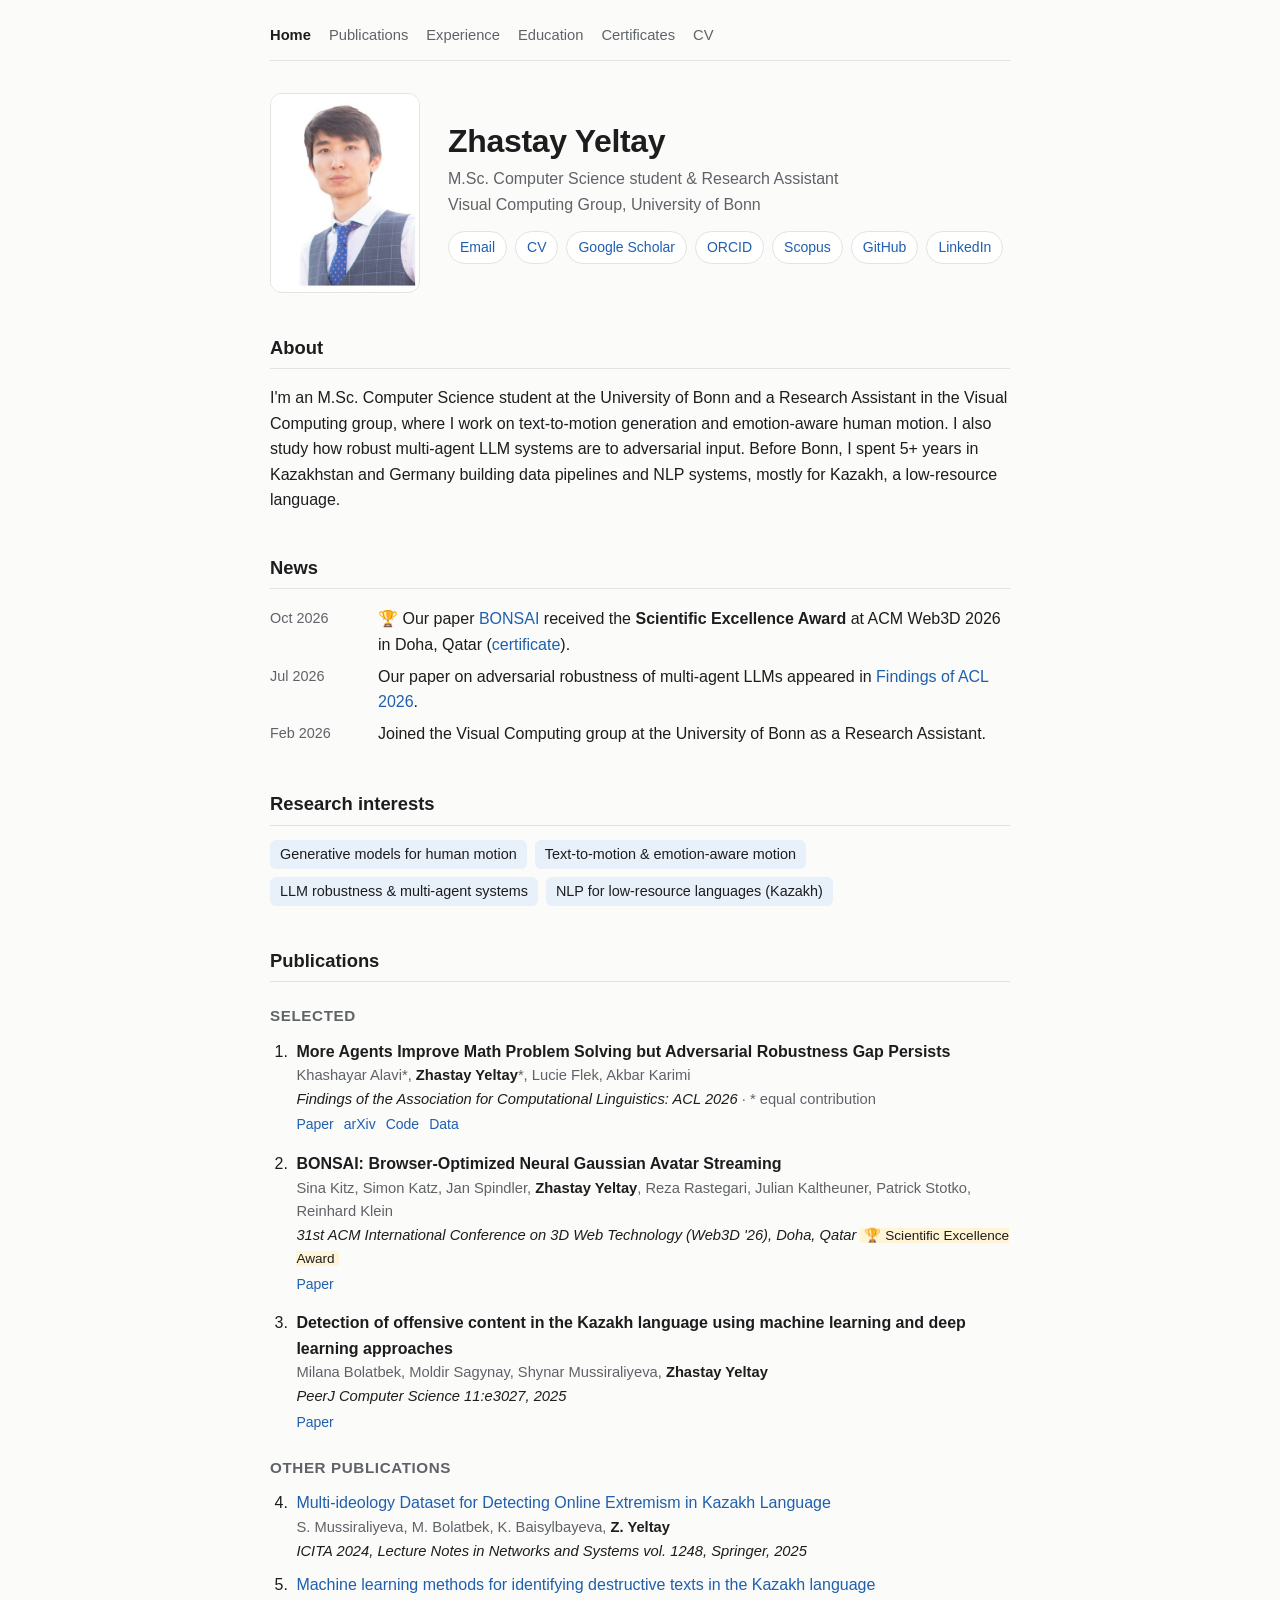
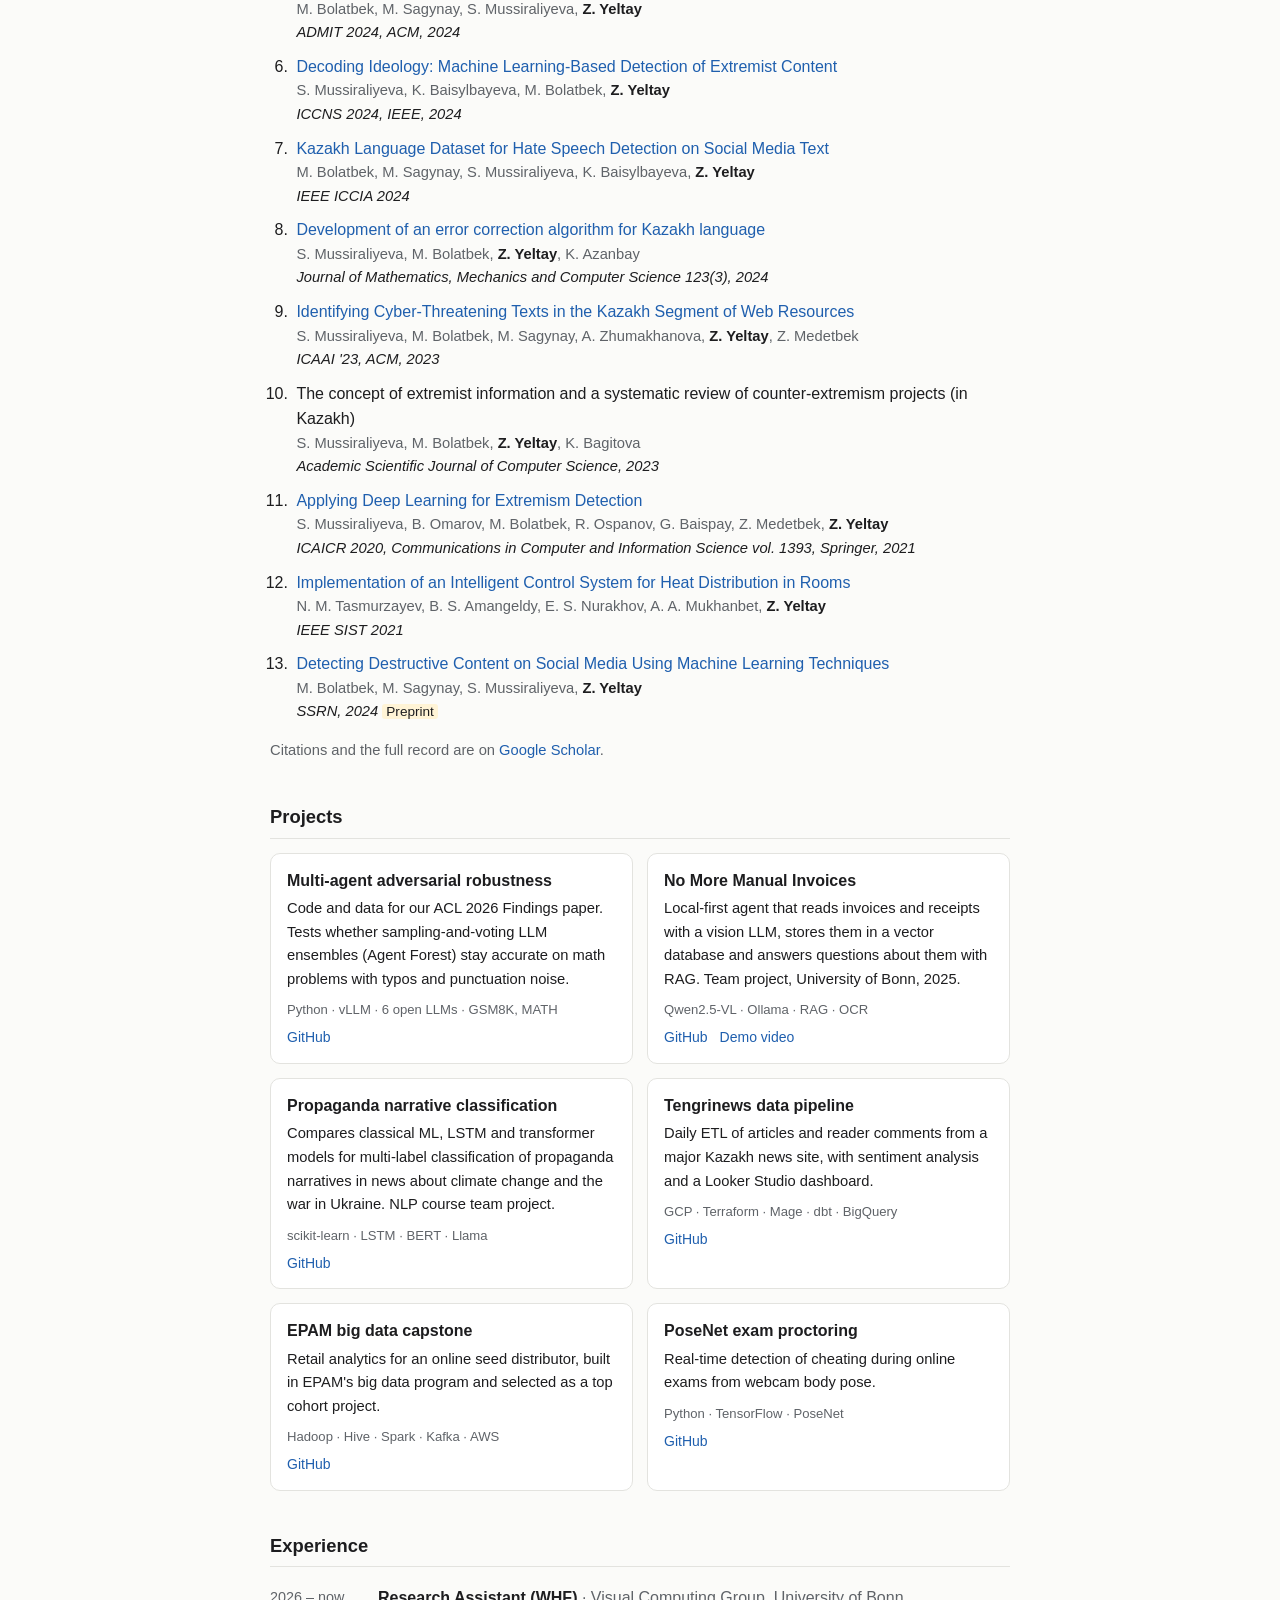
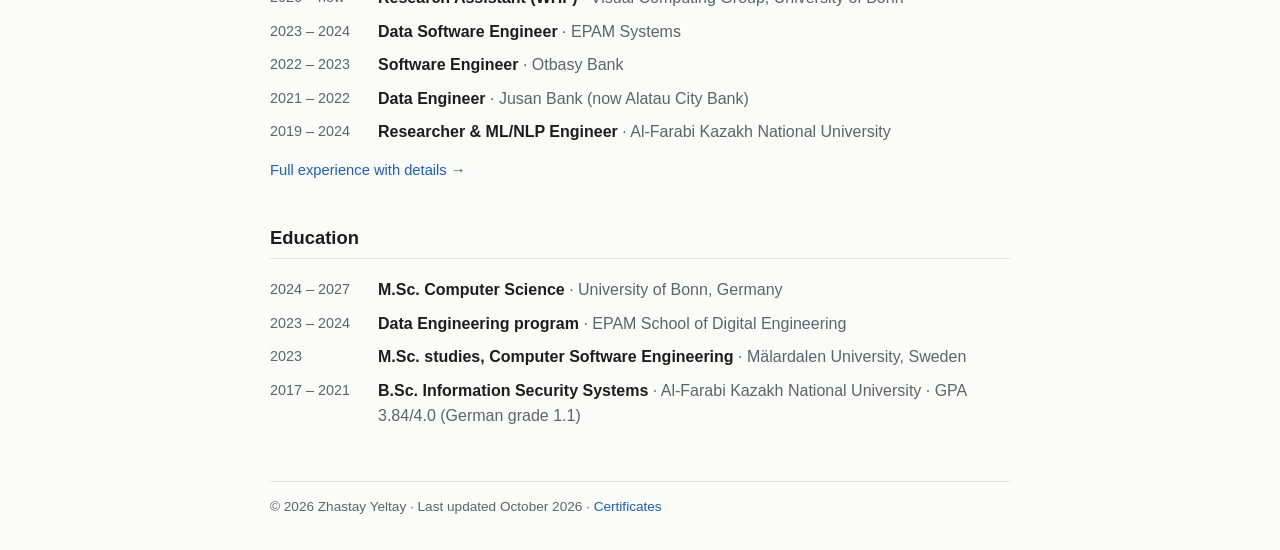
<file: index.html>
<!doctype html>
<html lang="en">
<head>
  <meta charset="utf-8">
  <meta name="viewport" content="width=device-width, initial-scale=1">
  <title>Zhastay Yeltay</title>
  <meta name="description" content="Zhastay Yeltay: M.Sc. Computer Science student and Research Assistant at the University of Bonn, working on generative models for human motion, LLM robustness and NLP for Kazakh.">
  <meta name="author" content="Zhastay Yeltay">
  <meta property="og:title" content="Zhastay Yeltay">
  <meta property="og:description" content="M.Sc. Computer Science student and Research Assistant, Visual Computing Group, University of Bonn.">
  <meta property="og:image" content="https://yelzha.github.io/photo.jpg">
  <meta property="og:url" content="https://yelzha.github.io/">
  <link rel="canonical" href="https://yelzha.github.io/">
  <link rel="icon" href="data:image/svg+xml,%3Csvg xmlns='http://www.w3.org/2000/svg' viewBox='0 0 64 64'%3E%3Crect width='64' height='64' rx='14' fill='%231f5fae'/%3E%3Ctext x='32' y='42' font-family='Arial,sans-serif' font-size='28' font-weight='700' fill='white' text-anchor='middle'%3EZY%3C/text%3E%3C/svg%3E">
  <link rel="stylesheet" href="style.css">
</head>
<body>
<main>

  <nav class="topnav" aria-label="Site">
    <a href="./" aria-current="page">Home</a>
    <a href="#publications">Publications</a>
    <a href="experience.html">Experience</a>
    <a href="#education">Education</a>
    <a href="certificates.html">Certificates</a>
    <a href="cv.pdf">CV</a>
  </nav>

  <header class="intro">
    <img class="photo" src="photo.jpg" alt="Photo of Zhastay Yeltay" width="150" height="200">
    <div>
      <h1>Zhastay Yeltay</h1>
      <p class="role">M.Sc. Computer Science student &amp; Research Assistant<br>Visual Computing Group, University of Bonn</p>
      <nav class="links" aria-label="Profiles">
        <a href="mailto:jastayeltay@gmail.com">Email</a>
        <a href="cv.pdf">CV</a>
        <a href="https://scholar.google.com/citations?user=vSfblEYAAAAJ&amp;hl=en">Google Scholar</a>
        <a href="https://orcid.org/0000-0002-9275-7582">ORCID</a>
        <a href="https://www.scopus.com/authid/detail.uri?authorId=57237959800">Scopus</a>
        <a href="https://github.com/yelzha">GitHub</a>
        <a href="https://www.linkedin.com/in/yelzha">LinkedIn</a>
      </nav>
    </div>
  </header>

  <section id="about">
    <h2>About</h2>
    <p>I'm an M.Sc. Computer Science student at the University of Bonn and a Research Assistant in the Visual Computing group, where I work on text-to-motion generation and emotion-aware human motion. I also study how robust multi-agent LLM systems are to adversarial input. Before Bonn, I spent 5+ years in Kazakhstan and Germany building data pipelines and NLP systems, mostly for Kazakh, a low-resource language.</p>
  </section>

  <section id="news">
    <h2>News</h2>
    <ul class="news">
      <li><time datetime="2026-10">Oct 2026</time><span>🏆 Our paper <a href="https://doi.org/10.1145/3822516.3834888">BONSAI</a> received the <b>Scientific Excellence Award</b> at ACM Web3D 2026 in Doha, Qatar (<a href="award.jpg">certificate</a>).</span></li>
      <li><time datetime="2026-07">Jul 2026</time><span>Our paper on adversarial robustness of multi-agent LLMs appeared in <a href="https://aclanthology.org/2026.findings-acl.2158/">Findings of ACL 2026</a>.</span></li>
      <li><time datetime="2026-02">Feb 2026</time><span>Joined the Visual Computing group at the University of Bonn as a Research Assistant.</span></li>
    </ul>
  </section>

  <section id="interests">
    <h2>Research interests</h2>
    <ul class="tags">
      <li>Generative models for human motion</li>
      <li>Text-to-motion &amp; emotion-aware motion</li>
      <li>LLM robustness &amp; multi-agent systems</li>
      <li>NLP for low-resource languages (Kazakh)</li>
    </ul>
  </section>

  <section id="publications">
    <h2>Publications</h2>

    <h3>Selected</h3>
    <ol class="pubs">
      <li>
        <span class="title">More Agents Improve Math Problem Solving but Adversarial Robustness Gap Persists</span>
        <span class="authors">Khashayar Alavi*, <b>Zhastay Yeltay</b>*, Lucie Flek, Akbar Karimi</span>
        <span class="venue">Findings of the Association for Computational Linguistics: ACL 2026 <span class="note">· * equal contribution</span></span>
        <span class="plinks">
          <a href="https://aclanthology.org/2026.findings-acl.2158/">Paper</a>
          <a href="https://arxiv.org/abs/2511.07112">arXiv</a>
          <a href="https://github.com/yelzha/multi-agent-adversarial-robustness">Code</a>
          <a href="https://doi.org/10.5281/zenodo.19851341">Data</a>
        </span>
      </li>
      <li>
        <span class="title">BONSAI: Browser-Optimized Neural Gaussian Avatar Streaming</span>
        <span class="authors">Sina Kitz, Simon Katz, Jan Spindler, <b>Zhastay Yeltay</b>, Reza Rastegari, Julian Kaltheuner, Patrick Stotko, Reinhard Klein</span>
        <span class="venue">31st ACM International Conference on 3D Web Technology (Web3D '26), Doha, Qatar <span class="highlight">🏆 Scientific Excellence Award</span></span>
        <span class="plinks"><a href="https://doi.org/10.1145/3822516.3834888">Paper</a></span>
      </li>
      <li>
        <span class="title">Detection of offensive content in the Kazakh language using machine learning and deep learning approaches</span>
        <span class="authors">Milana Bolatbek, Moldir Sagynay, Shynar Mussiraliyeva, <b>Zhastay Yeltay</b></span>
        <span class="venue">PeerJ Computer Science 11:e3027, 2025</span>
        <span class="plinks"><a href="https://doi.org/10.7717/peerj-cs.3027">Paper</a></span>
      </li>
    </ol>

    <h3>Other publications</h3>
    <ol class="pubs compact" start="4">
      <li>
        <a class="title" href="https://doi.org/10.1007/978-981-96-1758-6_41">Multi-ideology Dataset for Detecting Online Extremism in Kazakh Language</a>
        <span class="authors">S. Mussiraliyeva, M. Bolatbek, K. Baisylbayeva, <b>Z. Yeltay</b></span>
        <span class="venue">ICITA 2024, Lecture Notes in Networks and Systems vol. 1248, Springer, 2025</span>
      </li>
      <li>
        <a class="title" href="https://doi.org/10.1145/3701100.3701121">Machine learning methods for identifying destructive texts in the Kazakh language</a>
        <span class="authors">M. Bolatbek, M. Sagynay, S. Mussiraliyeva, <b>Z. Yeltay</b></span>
        <span class="venue">ADMIT 2024, ACM, 2024</span>
      </li>
      <li>
        <a class="title" href="https://doi.org/10.1109/iccns62192.2024.10776480">Decoding Ideology: Machine Learning-Based Detection of Extremist Content</a>
        <span class="authors">S. Mussiraliyeva, K. Baisylbayeva, M. Bolatbek, <b>Z. Yeltay</b></span>
        <span class="venue">ICCNS 2024, IEEE, 2024</span>
      </li>
      <li>
        <a class="title" href="https://doi.org/10.1109/ICCIA62557.2024.10719327">Kazakh Language Dataset for Hate Speech Detection on Social Media Text</a>
        <span class="authors">M. Bolatbek, M. Sagynay, S. Mussiraliyeva, K. Baisylbayeva, <b>Z. Yeltay</b></span>
        <span class="venue">IEEE ICCIA 2024</span>
      </li>
      <li>
        <a class="title" href="https://doi.org/10.26577/JMMCS2024-v123-i3-8">Development of an error correction algorithm for Kazakh language</a>
        <span class="authors">S. Mussiraliyeva, M. Bolatbek, <b>Z. Yeltay</b>, K. Azanbay</span>
        <span class="venue">Journal of Mathematics, Mechanics and Computer Science 123(3), 2024</span>
      </li>
      <li>
        <a class="title" href="https://doi.org/10.1145/3633598.3633610">Identifying Cyber-Threatening Texts in the Kazakh Segment of Web Resources</a>
        <span class="authors">S. Mussiraliyeva, M. Bolatbek, M. Sagynay, A. Zhumakhanova, <b>Z. Yeltay</b>, Z. Medetbek</span>
        <span class="venue">ICAAI '23, ACM, 2023</span>
      </li>
      <li>
        <span class="title">The concept of extremist information and a systematic review of counter-extremism projects (in Kazakh)</span>
        <span class="authors">S. Mussiraliyeva, M. Bolatbek, <b>Z. Yeltay</b>, K. Bagitova</span>
        <span class="venue">Academic Scientific Journal of Computer Science, 2023</span>
      </li>
      <li>
        <a class="title" href="https://doi.org/10.1007/978-981-16-3660-8_56">Applying Deep Learning for Extremism Detection</a>
        <span class="authors">S. Mussiraliyeva, B. Omarov, M. Bolatbek, R. Ospanov, G. Baispay, Z. Medetbek, <b>Z. Yeltay</b></span>
        <span class="venue">ICAICR 2020, Communications in Computer and Information Science vol. 1393, Springer, 2021</span>
      </li>
      <li>
        <a class="title" href="https://doi.org/10.1109/SIST50301.2021.9491797">Implementation of an Intelligent Control System for Heat Distribution in Rooms</a>
        <span class="authors">N. M. Tasmurzayev, B. S. Amangeldy, E. S. Nurakhov, A. A. Mukhanbet, <b>Z. Yeltay</b></span>
        <span class="venue">IEEE SIST 2021</span>
      </li>
      <li>
        <a class="title" href="https://doi.org/10.2139/ssrn.4989377">Detecting Destructive Content on Social Media Using Machine Learning Techniques</a>
        <span class="authors">M. Bolatbek, M. Sagynay, S. Mussiraliyeva, <b>Z. Yeltay</b></span>
        <span class="venue">SSRN, 2024 <span class="highlight">Preprint</span></span>
      </li>
    </ol>
    <p class="more">Citations and the full record are on <a href="https://scholar.google.com/citations?user=vSfblEYAAAAJ&amp;hl=en">Google Scholar</a>.</p>
  </section>

  <section id="projects">
    <h2>Projects</h2>
    <div class="grid">
      <div class="card">
        <h4>Multi-agent adversarial robustness</h4>
        <p>Code and data for our ACL 2026 Findings paper. Tests whether sampling-and-voting LLM ensembles (Agent Forest) stay accurate on math problems with typos and punctuation noise.</p>
        <p class="tech">Python · vLLM · 6 open LLMs · GSM8K, MATH</p>
        <div class="cl"><a href="https://github.com/yelzha/multi-agent-adversarial-robustness">GitHub</a></div>
      </div>
      <div class="card">
        <h4>No More Manual Invoices</h4>
        <p>Local-first agent that reads invoices and receipts with a vision LLM, stores them in a vector database and answers questions about them with RAG. Team project, University of Bonn, 2025.</p>
        <p class="tech">Qwen2.5-VL · Ollama · RAG · OCR</p>
        <div class="cl"><a href="https://github.com/yelzha/dialogue-system-uni-bonn-2025">GitHub</a><a href="https://youtu.be/qRcjYFw-9MU">Demo video</a></div>
      </div>
      <div class="card">
        <h4>Propaganda narrative classification</h4>
        <p>Compares classical ML, LSTM and transformer models for multi-label classification of propaganda narratives in news about climate change and the war in Ukraine. NLP course team project.</p>
        <p class="tech">scikit-learn · LSTM · BERT · Llama</p>
        <div class="cl"><a href="https://github.com/yelzha/NLP-course-project">GitHub</a></div>
      </div>
      <div class="card">
        <h4>Tengrinews data pipeline</h4>
        <p>Daily ETL of articles and reader comments from a major Kazakh news site, with sentiment analysis and a Looker Studio dashboard.</p>
        <p class="tech">GCP · Terraform · Mage · dbt · BigQuery</p>
        <div class="cl"><a href="https://github.com/yelzha/tengrinews-open-project">GitHub</a></div>
      </div>
      <div class="card">
        <h4>EPAM big data capstone</h4>
        <p>Retail analytics for an online seed distributor, built in EPAM's big data program and selected as a top cohort project.</p>
        <p class="tech">Hadoop · Hive · Spark · Kafka · AWS</p>
        <div class="cl"><a href="https://github.com/yelzha/epam-techorda-bigdata-2023/tree/main/capstone-project">GitHub</a></div>
      </div>
      <div class="card">
        <h4>PoseNet exam proctoring</h4>
        <p>Real-time detection of cheating during online exams from webcam body pose.</p>
        <p class="tech">Python · TensorFlow · PoseNet</p>
        <div class="cl"><a href="https://github.com/yelzha/posenet_proctoring">GitHub</a></div>
      </div>
    </div>
  </section>

  <section id="experience">
    <h2>Experience</h2>
    <ul class="timeline">
      <li><time>2026 – now</time><div><b>Research Assistant (WHF)</b> <span>· Visual Computing Group, University of Bonn</span></div></li>
      <li><time>2023 – 2024</time><div><b>Data Software Engineer</b> <span>· EPAM Systems</span></div></li>
      <li><time>2022 – 2023</time><div><b>Software Engineer</b> <span>· Otbasy Bank</span></div></li>
      <li><time>2021 – 2022</time><div><b>Data Engineer</b> <span>· Jusan Bank (now Alatau City Bank)</span></div></li>
      <li><time>2019 – 2024</time><div><b>Researcher &amp; ML/NLP Engineer</b> <span>· Al-Farabi Kazakh National University</span></div></li>
    </ul>
    <p class="see-all"><a href="experience.html">Full experience with details →</a></p>
  </section>

  <section id="education">
    <h2>Education</h2>
    <ul class="timeline">
      <li><time>2024 – 2027</time><div><b>M.Sc. Computer Science</b> <span>· University of Bonn, Germany</span></div></li>
      <li><time>2023 – 2024</time><div><b>Data Engineering program</b> <span>· EPAM School of Digital Engineering</span></div></li>
      <li><time>2023</time><div><b>M.Sc. studies, Computer Software Engineering</b> <span>· Mälardalen University, Sweden</span></div></li>
      <li><time>2017 – 2021</time><div><b>B.Sc. Information Security Systems</b> <span>· Al-Farabi Kazakh National University · GPA 3.84/4.0 (German grade 1.1)</span></div></li>
    </ul>
  </section>

  <footer>© 2026 Zhastay Yeltay · Last updated October 2026 · <a href="certificates.html">Certificates</a></footer>

</main>
</body>
</html>
</file>
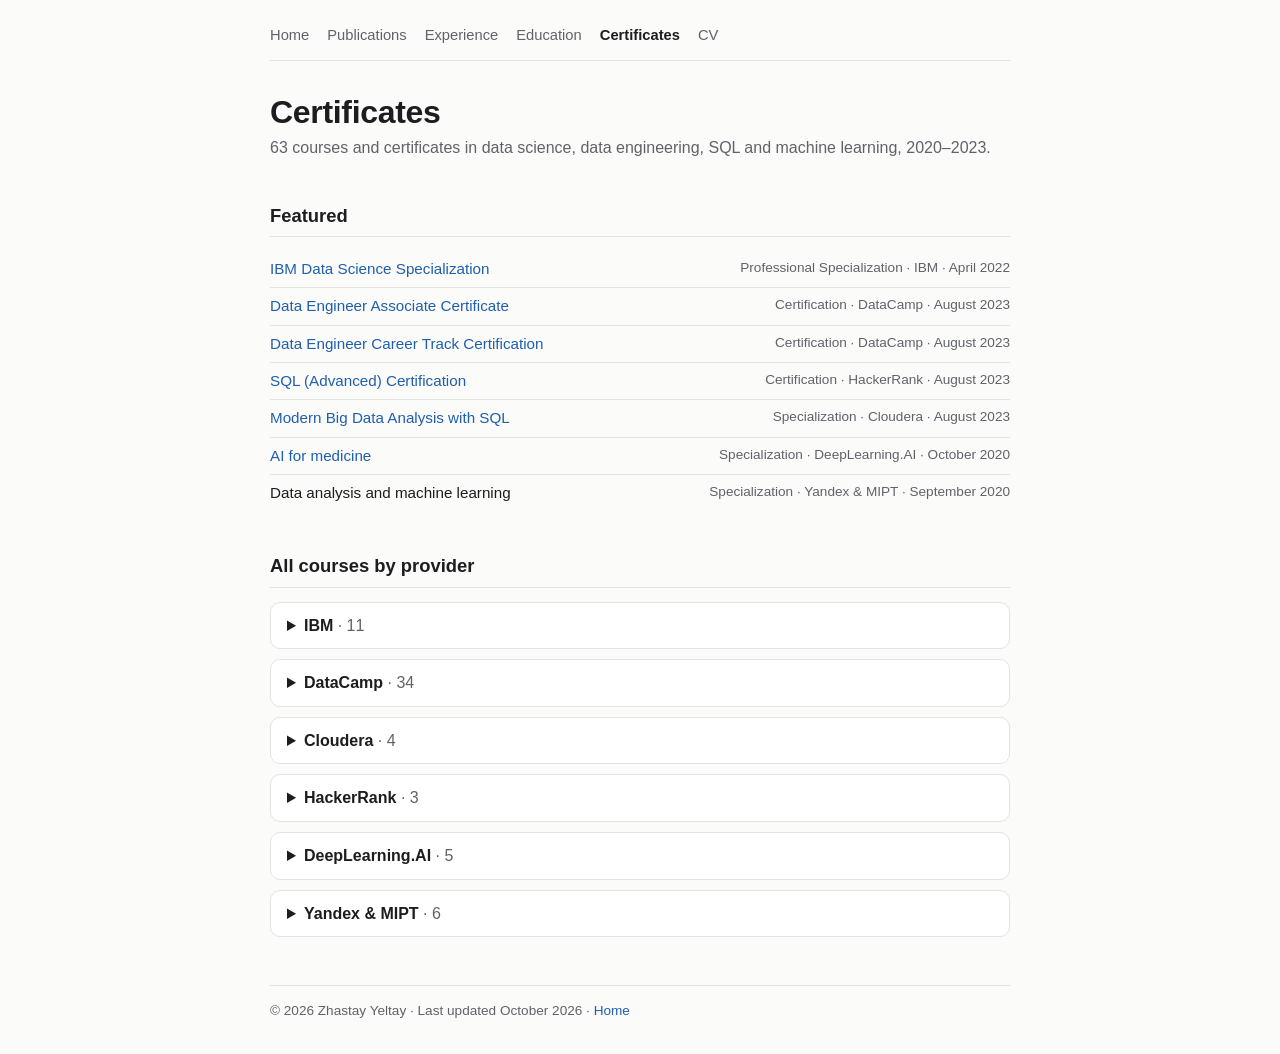
<file: certificates.html>
<!doctype html>
<html lang="en">
<head>
  <meta charset="utf-8">
  <meta name="viewport" content="width=device-width, initial-scale=1">
  <title>Certificates · Zhastay Yeltay</title>
  <meta name="description" content="Courses and professional certificates of Zhastay Yeltay in data science, data engineering, SQL and machine learning.">
  <link rel="canonical" href="https://yelzha.github.io/certificates.html">
  <link rel="icon" href="data:image/svg+xml,%3Csvg xmlns='http://www.w3.org/2000/svg' viewBox='0 0 64 64'%3E%3Crect width='64' height='64' rx='14' fill='%231f5fae'/%3E%3Ctext x='32' y='42' font-family='Arial,sans-serif' font-size='28' font-weight='700' fill='white' text-anchor='middle'%3EZY%3C/text%3E%3C/svg%3E">
  <link rel="stylesheet" href="style.css">
</head>
<body>
<main>

  <nav class="topnav" aria-label="Site">
    <a href="./">Home</a>
    <a href="./#publications">Publications</a>
    <a href="experience.html">Experience</a>
    <a href="./#education">Education</a>
    <a href="certificates.html" aria-current="page">Certificates</a>
    <a href="cv.pdf">CV</a>
  </nav>

  <h1 class="page-title">Certificates</h1>
  <p class="lead">63 courses and certificates in data science, data engineering, SQL and machine learning, 2020–2023.</p>

  <section>
    <h2>Featured</h2>
    <ul class="cert-list">
        <li><span><a href="https://www.coursera.org/account/accomplishments/specialization/certificate/GPZ4MD7GQYJ4">IBM Data Science Specialization</a></span><span class="meta">Professional Specialization · IBM · April 2022</span></li>
        <li><span><a href="https://www.datacamp.com/certificate/DEA0010362328763">Data Engineer Associate Certificate</a></span><span class="meta">Certification · DataCamp · August 2023</span></li>
        <li><span><a href="https://www.datacamp.com/statement-of-accomplishment/track/9f84bc7bda81ec36cea18031aa305cd7b25dc4fe">Data Engineer Career Track Certification</a></span><span class="meta">Certification · DataCamp · August 2023</span></li>
        <li><span><a href="https://www.hackerrank.com/certificates/7036fa42e311">SQL (Advanced) Certification</a></span><span class="meta">Certification · HackerRank · August 2023</span></li>
        <li><span><a href="https://coursera.org/verify/specialization/23VNTEEKRVCR">Modern Big Data Analysis with SQL</a></span><span class="meta">Specialization · Cloudera · August 2023</span></li>
        <li><span><a href="https://www.coursera.org/account/accomplishments/specialization/certificate/3LFPXEGYWBJ6">AI for medicine</a></span><span class="meta">Specialization · DeepLearning.AI · October 2020</span></li>
        <li><span>Data analysis and machine learning</span><span class="meta">Specialization · Yandex &amp; MIPT · September 2020</span></li>
    </ul>
  </section>

  <section>
    <h2>All courses by provider</h2>
    <details class="provider">
      <summary>IBM <span>· 11</span></summary>
      <ul class="cert-list">
        <li><span><a href="https://www.coursera.org/account/accomplishments/certificate/FD7BEY3LF6UH">What is Data Science?</a></span><span class="meta">Course · March 2022</span></li>
        <li><span><a href="https://www.coursera.org/account/accomplishments/certificate/8NA3DRSNFFDS">Tools for Data Science</a></span><span class="meta">Course · March 2022</span></li>
        <li><span><a href="https://www.coursera.org/account/accomplishments/certificate/T8YPWUKMD8WX">Data Science Methodology</a></span><span class="meta">Course · March 2022</span></li>
        <li><span><a href="https://www.coursera.org/account/accomplishments/certificate/ZDBTH4LVMTH5">Python for Data Science, AI &amp; Development</a></span><span class="meta">Course · April 2022</span></li>
        <li><span><a href="https://www.coursera.org/account/accomplishments/certificate/6H78L7NKYDH4">Python Project for Data Science</a></span><span class="meta">Course · April 2022</span></li>
        <li><span><a href="https://www.coursera.org/account/accomplishments/certificate/FQJBT8MGYDZB">Databases and SQL for Data Science with Python (with Honors)</a></span><span class="meta">Course · April 2022</span></li>
        <li><span><a href="https://www.coursera.org/account/accomplishments/certificate/JNJRBP8G68V9">Data Analysis with Python</a></span><span class="meta">Course · April 2022</span></li>
        <li><span><a href="https://www.coursera.org/account/accomplishments/certificate/2H8ZJMZD82JC">Data Visualization with Python</a></span><span class="meta">Course · April 2022</span></li>
        <li><span><a href="https://www.coursera.org/account/accomplishments/certificate/YC79YBEEUFNG">Machine Learning with Python</a></span><span class="meta">Course · April 2022</span></li>
        <li><span><a href="https://www.coursera.org/account/accomplishments/certificate/NM39SAA6XJAQ">Applied Data Science Capstone</a></span><span class="meta">Course · April 2022</span></li>
        <li><span><a href="https://www.coursera.org/account/accomplishments/specialization/certificate/GPZ4MD7GQYJ4">IBM Data Science Specialization</a></span><span class="meta">Professional Specialization · April 2022</span></li>
      </ul>
    </details>
    <details class="provider">
      <summary>DataCamp <span>· 34</span></summary>
      <ul class="cert-list">
        <li><span><a href="https://www.datacamp.com/statement-of-accomplishment/course/6e15e983a58844e26b1b990b4e7f6f63991c48a8">Introduction to Python</a></span><span class="meta">Course · December 4, 2021</span></li>
        <li><span><a href="https://www.datacamp.com/statement-of-accomplishment/course/626278ed5938c71e9c7de24e8f1c41ee29bdd721">Intermediate Python</a></span><span class="meta">Course · December 4, 2021</span></li>
        <li><span><a href="https://www.datacamp.com/statement-of-accomplishment/course/14ffb5e80db738acd27c8b82a4d5be6c83b6ba6d">Python Data Science Toolbox (Part 1)</a></span><span class="meta">Course · December 5, 2021</span></li>
        <li><span><a href="https://www.datacamp.com/statement-of-accomplishment/course/2bd9969cad7529db1df4a5db8c15103460306136">Python Data Science Toolbox (Part 2)</a></span><span class="meta">Course · December 5, 2021</span></li>
        <li><span><a href="https://www.datacamp.com/statement-of-accomplishment/track/d067e114c663f023c5b272f0eda661aab223ac4a">Python Fundamentals Track</a></span><span class="meta">Track · December 5, 2021</span></li>
        <li><span><a href="https://www.datacamp.com/statement-of-accomplishment/course/9660c86db4a04d2edcfbc6ddf691ef8e54e778cc">Introduction to Importing Data in Python</a></span><span class="meta">Course · December 6, 2021</span></li>
        <li><span><a href="https://www.datacamp.com/statement-of-accomplishment/course/d2bec27a1b6321db11736837b39c773b5473e646">Intermediate Importing Data in Python</a></span><span class="meta">Course · December 7, 2021</span></li>
        <li><span><a href="https://www.datacamp.com/statement-of-accomplishment/course/b99e937f5deae5d3854eef3fcbec3288f11a8cac">Cleaning Data in Python</a></span><span class="meta">Course · December 8, 2021</span></li>
        <li><span><a href="https://www.datacamp.com/statement-of-accomplishment/course/e9c2e06359fd66e67372b5a8f8eb61f3405d3630">Reshaping Data with pandas</a></span><span class="meta">Course · December 13, 2021</span></li>
        <li><span><a href="https://www.datacamp.com/statement-of-accomplishment/track/e38035bfb933913f661fe3649db71c6721bee3f4">Importing &amp; Cleaning Data with Python</a></span><span class="meta">Track · December 13, 2021</span></li>
        <li><span><a href="https://www.datacamp.com/statement-of-accomplishment/course/a86ced56914594e9752252158afc5902d155020a">Data Manipulation with pandas</a></span><span class="meta">Course · December 16, 2021</span></li>
        <li><span><a href="https://www.datacamp.com/statement-of-accomplishment/course/557bc364c525f88af07cb2ef5924053a31f301a8">Joining Data with pandas</a></span><span class="meta">Course · December 23, 2021</span></li>
        <li><span><a href="https://www.datacamp.com/statement-of-accomplishment/course/064404f89d7b2bf221a5f683b370b7d33bc34f77">Introduction to Data Science in Python</a></span><span class="meta">Course · December 24, 2021</span></li>
        <li><span><a href="https://www.datacamp.com/statement-of-accomplishment/course/1a73d0a0aad32122050da1d801c77dca091ccc76">Data Science for Business</a></span><span class="meta">Course · December 31, 2021</span></li>
        <li><span><a href="https://www.datacamp.com/statement-of-accomplishment/course/1a73d0a0aad32122050da1d801c77dca091ccc76">Introduction to Statistics in Spreadsheets</a></span><span class="meta">Course · January 3, 2022</span></li>
        <li><span><a href="https://www.datacamp.com/statement-of-accomplishment/course/a06c124bcf27b8a73a39fd42c7673a5ac2275c2e">Introduction to SQL</a></span><span class="meta">Course · January 13, 2022</span></li>
        <li><span><a href="https://www.datacamp.com/statement-of-accomplishment/course/f4d78284bc47ecce5e511eb2aea6105fbd996249">Joining Data in SQL</a></span><span class="meta">Course · January 14, 2022</span></li>
        <li><span><a href="https://www.datacamp.com/statement-of-accomplishment/course/2d8a66f764bf83aa0a55bf96990a24c1b35489f9">Intermediate SQL</a></span><span class="meta">Course · January 15, 2022</span></li>
        <li><span><a href="https://www.datacamp.com/statement-of-accomplishment/course/928a740fe4a99abadf9f1d6feae1000212683768?raw=1">Intermediate SQL</a></span><span class="meta">Course · July 2023</span></li>
        <li><span><a href="https://www.datacamp.com/statement-of-accomplishment/course/172fbab1c69b0184fff474dcb570b4150c538f1d?raw=1">Joining Data in SQL</a></span><span class="meta">Course · July 2023</span></li>
        <li><span><a href="https://www.datacamp.com/statement-of-accomplishment/course/87b3c015e2ca3665a283389e6cf1bfed7d99cc92?raw=1">Introduction to Relational Databases in SQL</a></span><span class="meta">Course · August 2023</span></li>
        <li><span><a href="https://www.datacamp.com/statement-of-accomplishment/course/79ba888dd6d739d2fd1f53d39a63eb3bb83b2e38?raw=1">Database Design</a></span><span class="meta">Course · August 2023</span></li>
        <li><span><a href="https://www.datacamp.com/statement-of-accomplishment/course/0a63bc1028c6903ca20c3b63789a30cfde918678?raw=1">Understanding Cloud Computing</a></span><span class="meta">Course · August 2023</span></li>
        <li><span><a href="https://www.datacamp.com/statement-of-accomplishment/course/17d64921ff39f9425e73fa9e2d1b042ef8cbc5a1?raw=1">Writing Efficient Python Code</a></span><span class="meta">Course · August 2023</span></li>
        <li><span><a href="https://www.datacamp.com/statement-of-accomplishment/course/ba5713250cee2928a2c5174c85b3978b23029de8?raw=1">Streamlined Data Ingestion with pandas</a></span><span class="meta">Course · August 2023</span></li>
        <li><span><a href="https://www.datacamp.com/statement-of-accomplishment/course/6a68e34427d2e7b88041a7c8642cfd267c5ed6ad?raw=1">Understanding Data Visualization</a></span><span class="meta">Course · August 2023</span></li>
        <li><span><a href="https://www.datacamp.com/statement-of-accomplishment/course/d8b730c54da4e6f66156aa66b102530073866113?raw=1">Introduction to Git</a></span><span class="meta">Course · August 2023</span></li>
        <li><span><a href="https://www.datacamp.com/statement-of-accomplishment/course/41aa1caf9b9ed1a1224b68df52274def402c00c2?raw=1">Software Engineering Principles in Python</a></span><span class="meta">Course · August 2023</span></li>
        <li><span><a href="https://www.datacamp.com/statement-of-accomplishment/track/9f84bc7bda81ec36cea18031aa305cd7b25dc4fe">Data Engineer Career Track Certification</a></span><span class="meta">Certification · August 2023</span></li>
        <li><span><a href="https://www.datacamp.com/certificate/DEA0010362328763">Data Engineer Associate Certificate</a></span><span class="meta">Certification · August 2023</span></li>
        <li><span><a href="https://www.datacamp.com/statement-of-accomplishment/course/a3228f1204005feb54b1fbc28311ee1321a9d7cb?raw=1">Feature Engineering with PySpark</a></span><span class="meta">Course · September 2023</span></li>
        <li><span><a href="https://www.datacamp.com/statement-of-accomplishment/course/3d7177b49bdf9ae8a03dde39bcb2715d4cd01fa2?raw=1">Cleaning Data with PySpark</a></span><span class="meta">Course · September 2023</span></li>
        <li><span><a href="https://www.datacamp.com/statement-of-accomplishment/course/305fd3d6ecbf0c5d5c364b21c4b2ea049b8a4447?raw=1">Big Data Fundamentals with PySpark</a></span><span class="meta">Course · September 2023</span></li>
        <li><span><a href="https://www.datacamp.com/statement-of-accomplishment/course/d3b538408695ae44440957ccb2f6911f3aeaf2f9?raw=1">Introduction to PySpark</a></span><span class="meta">Course · September 2023</span></li>
      </ul>
    </details>
    <details class="provider">
      <summary>Cloudera <span>· 4</span></summary>
      <ul class="cert-list">
        <li><span><a href="https://coursera.org/verify/XT2JY3PBN2B9">Foundations for Big Data Analysis with SQL</a></span><span class="meta">Course · July 2023</span></li>
        <li><span><a href="https://coursera.org/verify/BYJ3534WVQNC">Analyzing Big Data with SQL</a></span><span class="meta">Course · August 2023</span></li>
        <li><span><a href="https://coursera.org/verify/SC9NW8ZHRMK3">Managing Big Data in Clusters and Cloud Storage</a></span><span class="meta">Course · August 2023</span></li>
        <li><span><a href="https://coursera.org/verify/specialization/23VNTEEKRVCR">Modern Big Data Analysis with SQL</a></span><span class="meta">Specialization · August 2023</span></li>
      </ul>
    </details>
    <details class="provider">
      <summary>HackerRank <span>· 3</span></summary>
      <ul class="cert-list">
        <li><span><a href="https://www.hackerrank.com/certificates/d32566734eeb">SQL (Basic) Certification</a></span><span class="meta">Certification · July 2023</span></li>
        <li><span><a href="https://www.hackerrank.com/certificates/7036fa42e311">SQL (Intermediate) Certification</a></span><span class="meta">Certification · July 2023</span></li>
        <li><span><a href="https://www.hackerrank.com/certificates/7036fa42e311">SQL (Advanced) Certification</a></span><span class="meta">Certification · August 2023</span></li>
      </ul>
    </details>
    <details class="provider">
      <summary>DeepLearning.AI <span>· 5</span></summary>
      <ul class="cert-list">
        <li><span><a href="https://www.coursera.org/account/accomplishments/certificate/D3VNBQB9NXZJ">AI for Medical Diagnosis</a></span><span class="meta">Course · October 2020</span></li>
        <li><span><a href="https://www.coursera.org/account/accomplishments/certificate/Q7QV365QYB96">AI for Medical Prognosis</a></span><span class="meta">Course · October 2020</span></li>
        <li><span><a href="https://www.coursera.org/account/accomplishments/certificate/J3XSVX9S39RQ">AI For Medical Treatment</a></span><span class="meta">Course · November 2020</span></li>
        <li><span><a href="https://www.coursera.org/account/accomplishments/specialization/certificate/3LFPXEGYWBJ6">AI for medicine</a></span><span class="meta">Specialization · October 2020</span></li>
        <li><span><a href="https://www.coursera.org/account/accomplishments/certificate/CHBVZBCE9BJ4">Neural Networks and Deep Learning</a></span><span class="meta">Course · April 2022</span></li>
      </ul>
    </details>
    <details class="provider">
      <summary>Yandex &amp; MIPT <span>· 6</span></summary>
      <ul class="cert-list">
        <li><span><a href="https://www.coursera.org/account/accomplishments/certificate/CZHYG62D5DZK">Математика и Python для анализа данных</a></span><span class="meta">Course · July 2020</span></li>
        <li><span><a href="https://www.coursera.org/account/accomplishments/certificate/VCH4TT9V52JY">Обучение на размеченных данных</a></span><span class="meta">Course · August 2020</span></li>
        <li><span><a href="https://www.coursera.org/account/accomplishments/certificate/NWB5KBS9WF4S">Поиск структуры в данных</a></span><span class="meta">Course · August 2020</span></li>
        <li><span><a href="https://www.coursera.org/account/accomplishments/certificate/UR6FNPFN3HG3">Построение выводов по данным</a></span><span class="meta">Course · August 2020</span></li>
        <li><span><a href="https://www.coursera.org/account/accomplishments/certificate/EW6T3NXCMPPB">Прикладные задачи анализа данных</a></span><span class="meta">Course · September 2020</span></li>
        <li><span>Data analysis and machine learning</span><span class="meta">Specialization · September 2020</span></li>
      </ul>
    </details>
  </section>

  <footer>© 2026 Zhastay Yeltay · Last updated October 2026 · <a href="./">Home</a></footer>

</main>
</body>
</html>
</file>
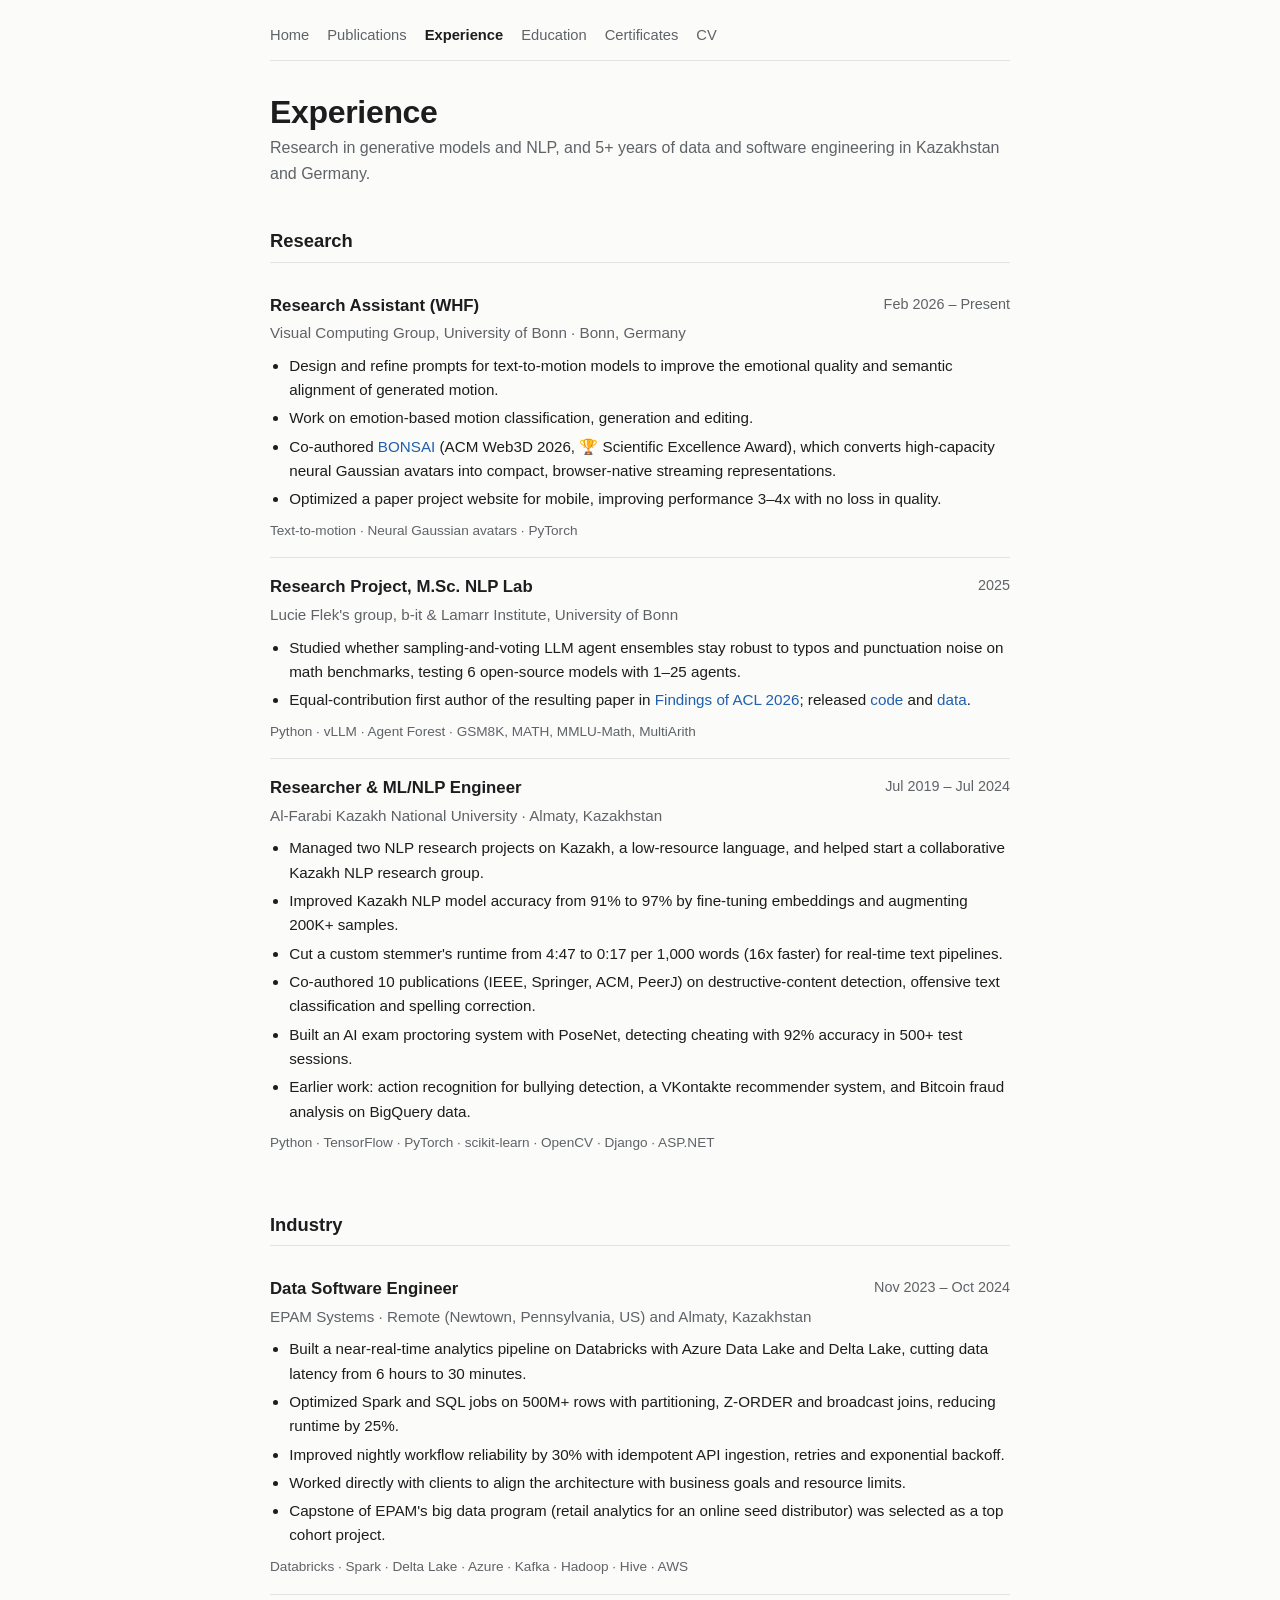
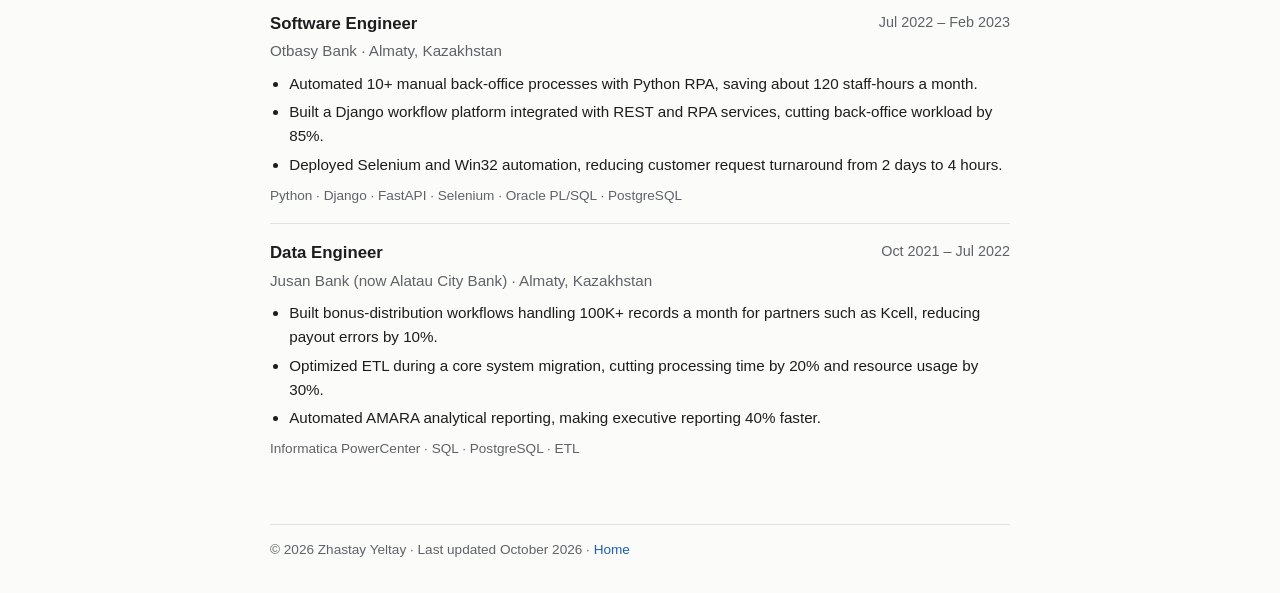
<file: experience.html>
<!doctype html>
<html lang="en">
<head>
  <meta charset="utf-8">
  <meta name="viewport" content="width=device-width, initial-scale=1">
  <title>Experience · Zhastay Yeltay</title>
  <meta name="description" content="Research and industry experience of Zhastay Yeltay: University of Bonn, EPAM Systems, Al-Farabi Kazakh National University, Otbasy Bank, Jusan Bank.">
  <link rel="canonical" href="https://yelzha.github.io/experience.html">
  <link rel="icon" href="data:image/svg+xml,%3Csvg xmlns='http://www.w3.org/2000/svg' viewBox='0 0 64 64'%3E%3Crect width='64' height='64' rx='14' fill='%231f5fae'/%3E%3Ctext x='32' y='42' font-family='Arial,sans-serif' font-size='28' font-weight='700' fill='white' text-anchor='middle'%3EZY%3C/text%3E%3C/svg%3E">
  <link rel="stylesheet" href="style.css">
</head>
<body>
<main>

  <nav class="topnav" aria-label="Site">
    <a href="./">Home</a>
    <a href="./#publications">Publications</a>
    <a href="experience.html" aria-current="page">Experience</a>
    <a href="./#education">Education</a>
    <a href="certificates.html">Certificates</a>
    <a href="cv.pdf">CV</a>
  </nav>

  <h1 class="page-title">Experience</h1>
  <p class="lead">Research in generative models and NLP, and 5+ years of data and software engineering in Kazakhstan and Germany.</p>

  <section>
    <h2>Research</h2>

    <article class="job">
      <div class="job-head"><h3>Research Assistant (WHF)</h3><time>Feb 2026 – Present</time></div>
      <p class="org">Visual Computing Group, University of Bonn · Bonn, Germany</p>
      <ul>
        <li>Design and refine prompts for text-to-motion models to improve the emotional quality and semantic alignment of generated motion.</li>
        <li>Work on emotion-based motion classification, generation and editing.</li>
        <li>Co-authored <a href="https://doi.org/10.1145/3822516.3834888">BONSAI</a> (ACM Web3D 2026, 🏆 Scientific Excellence Award), which converts high-capacity neural Gaussian avatars into compact, browser-native streaming representations.</li>
        <li>Optimized a paper project website for mobile, improving performance 3–4x with no loss in quality.</li>
      </ul>
      <p class="tech">Text-to-motion · Neural Gaussian avatars · PyTorch</p>
    </article>

    <article class="job">
      <div class="job-head"><h3>Research Project, M.Sc. NLP Lab</h3><time>2025</time></div>
      <p class="org">Lucie Flek's group, b-it &amp; Lamarr Institute, University of Bonn</p>
      <ul>
        <li>Studied whether sampling-and-voting LLM agent ensembles stay robust to typos and punctuation noise on math benchmarks, testing 6 open-source models with 1–25 agents.</li>
        <li>Equal-contribution first author of the resulting paper in <a href="https://aclanthology.org/2026.findings-acl.2158/">Findings of ACL 2026</a>; released <a href="https://github.com/yelzha/multi-agent-adversarial-robustness">code</a> and <a href="https://doi.org/10.5281/zenodo.19851341">data</a>.</li>
      </ul>
      <p class="tech">Python · vLLM · Agent Forest · GSM8K, MATH, MMLU-Math, MultiArith</p>
    </article>

    <article class="job">
      <div class="job-head"><h3>Researcher &amp; ML/NLP Engineer</h3><time>Jul 2019 – Jul 2024</time></div>
      <p class="org">Al-Farabi Kazakh National University · Almaty, Kazakhstan</p>
      <ul>
        <li>Managed two NLP research projects on Kazakh, a low-resource language, and helped start a collaborative Kazakh NLP research group.</li>
        <li>Improved Kazakh NLP model accuracy from 91% to 97% by fine-tuning embeddings and augmenting 200K+ samples.</li>
        <li>Cut a custom stemmer's runtime from 4:47 to 0:17 per 1,000 words (16x faster) for real-time text pipelines.</li>
        <li>Co-authored 10 publications (IEEE, Springer, ACM, PeerJ) on destructive-content detection, offensive text classification and spelling correction.</li>
        <li>Built an AI exam proctoring system with PoseNet, detecting cheating with 92% accuracy in 500+ test sessions.</li>
        <li>Earlier work: action recognition for bullying detection, a VKontakte recommender system, and Bitcoin fraud analysis on BigQuery data.</li>
      </ul>
      <p class="tech">Python · TensorFlow · PyTorch · scikit-learn · OpenCV · Django · ASP.NET</p>
    </article>
  </section>

  <section>
    <h2>Industry</h2>

    <article class="job">
      <div class="job-head"><h3>Data Software Engineer</h3><time>Nov 2023 – Oct 2024</time></div>
      <p class="org">EPAM Systems · Remote (Newtown, Pennsylvania, US) and Almaty, Kazakhstan</p>
      <ul>
        <li>Built a near-real-time analytics pipeline on Databricks with Azure Data Lake and Delta Lake, cutting data latency from 6 hours to 30 minutes.</li>
        <li>Optimized Spark and SQL jobs on 500M+ rows with partitioning, Z-ORDER and broadcast joins, reducing runtime by 25%.</li>
        <li>Improved nightly workflow reliability by 30% with idempotent API ingestion, retries and exponential backoff.</li>
        <li>Worked directly with clients to align the architecture with business goals and resource limits.</li>
        <li>Capstone of EPAM's big data program (retail analytics for an online seed distributor) was selected as a top cohort project.</li>
      </ul>
      <p class="tech">Databricks · Spark · Delta Lake · Azure · Kafka · Hadoop · Hive · AWS</p>
    </article>

    <article class="job">
      <div class="job-head"><h3>Software Engineer</h3><time>Jul 2022 – Feb 2023</time></div>
      <p class="org">Otbasy Bank · Almaty, Kazakhstan</p>
      <ul>
        <li>Automated 10+ manual back-office processes with Python RPA, saving about 120 staff-hours a month.</li>
        <li>Built a Django workflow platform integrated with REST and RPA services, cutting back-office workload by 85%.</li>
        <li>Deployed Selenium and Win32 automation, reducing customer request turnaround from 2 days to 4 hours.</li>
      </ul>
      <p class="tech">Python · Django · FastAPI · Selenium · Oracle PL/SQL · PostgreSQL</p>
    </article>

    <article class="job">
      <div class="job-head"><h3>Data Engineer</h3><time>Oct 2021 – Jul 2022</time></div>
      <p class="org">Jusan Bank (now Alatau City Bank) · Almaty, Kazakhstan</p>
      <ul>
        <li>Built bonus-distribution workflows handling 100K+ records a month for partners such as Kcell, reducing payout errors by 10%.</li>
        <li>Optimized ETL during a core system migration, cutting processing time by 20% and resource usage by 30%.</li>
        <li>Automated AMARA analytical reporting, making executive reporting 40% faster.</li>
      </ul>
      <p class="tech">Informatica PowerCenter · SQL · PostgreSQL · ETL</p>
    </article>
  </section>

  <footer>© 2026 Zhastay Yeltay · Last updated October 2026 · <a href="./">Home</a></footer>

</main>
</body>
</html>
</file>
<file: style.css>
:root {
  --bg: #fbfbf9;
  --surface: #ffffff;
  --text: #1d1d1f;
  --muted: #5f6368;
  --border: #e3e3df;
  --accent: #1f5fae;
  --accent-soft: #e8f0fa;
  --mark: #fff4d6;
}

@media (prefers-color-scheme: dark) {
  :root {
    --bg: #131416;
    --surface: #1b1c1f;
    --text: #e8e8e6;
    --muted: #a0a3a8;
    --border: #2c2e33;
    --accent: #79aef0;
    --accent-soft: #1d2a3b;
    --mark: #3a3220;
  }
}

* { box-sizing: border-box; }

html { -webkit-text-size-adjust: 100%; }

body {
  margin: 0;
  background: var(--bg);
  color: var(--text);
  font: 16px/1.6 -apple-system, BlinkMacSystemFont, "Segoe UI", Roboto, "Helvetica Neue", Arial, sans-serif;
}

main {
  max-width: 780px;
  margin: 0 auto;
  padding: 48px 20px 32px;
}

a { color: var(--accent); text-decoration: none; }
a:hover { text-decoration: underline; }

h1 { font-size: 2rem; line-height: 1.2; margin: 0 0 6px; letter-spacing: -0.01em; }
h2 {
  font-size: 1.15rem;
  margin: 40px 0 14px;
  padding-bottom: 6px;
  border-bottom: 1px solid var(--border);
}
h3 { font-size: 0.95rem; margin: 22px 0 10px; color: var(--muted); font-weight: 600; text-transform: uppercase; letter-spacing: 0.04em; }

/* Intro */
.intro { display: flex; gap: 28px; align-items: center; }
.photo {
  width: 150px; height: 200px; flex: none;
  border-radius: 12px; object-fit: contain;
  background: #fff;
  border: 1px solid var(--border);
}
.role { margin: 0 0 14px; color: var(--muted); }
.links { display: flex; flex-wrap: wrap; gap: 8px; }
.links a {
  font-size: 0.875rem;
  padding: 4px 11px;
  border: 1px solid var(--border);
  border-radius: 999px;
  background: var(--surface);
}
.links a:hover { background: var(--accent-soft); text-decoration: none; }

/* News */
.news { list-style: none; padding: 0; margin: 0; }
.news li { display: flex; gap: 16px; padding: 3px 0; }
.news time, .timeline time {
  flex: none; width: 92px;
  color: var(--muted); font-size: 0.9rem;
  font-variant-numeric: tabular-nums;
  padding-top: 1px;
}

/* Interests */
.tags { list-style: none; padding: 0; margin: 0; display: flex; flex-wrap: wrap; gap: 8px; }
.tags li { background: var(--accent-soft); border-radius: 6px; padding: 3px 10px; font-size: 0.9rem; }

/* Publications */
.pubs { padding-left: 1.4em; margin: 0; }
.pubs li { margin-bottom: 14px; padding-left: 4px; }
.pubs .title { display: block; font-weight: 600; }
.pubs .authors, .pubs .venue { display: block; font-size: 0.92rem; }
.pubs .authors { color: var(--muted); }
.pubs .authors b { color: var(--text); }
.pubs .venue { font-style: italic; }
.pubs .note { font-style: normal; color: var(--muted); }
.pubs .plinks { display: inline-flex; gap: 10px; font-size: 0.875rem; margin-top: 2px; }
.pubs .highlight { background: var(--mark); border-radius: 3px; padding: 0 4px; font-style: normal; font-size: 0.85rem; }
.pubs.compact li { margin-bottom: 9px; }
.pubs.compact .title { font-weight: 500; }
.more { color: var(--muted); font-size: 0.92rem; }

/* Projects */
.grid { display: grid; grid-template-columns: repeat(2, 1fr); gap: 14px; }
.card {
  background: var(--surface);
  border: 1px solid var(--border);
  border-radius: 10px;
  padding: 14px 16px;
}
.card h4 { margin: 0 0 4px; font-size: 1rem; }
.card p { margin: 0 0 8px; font-size: 0.92rem; }
.card .tech { color: var(--muted); font-size: 0.82rem; margin: 0; }
.card .cl { font-size: 0.875rem; display: flex; gap: 12px; margin-top: 6px; }

/* Experience */
.timeline { list-style: none; padding: 0; margin: 0; }
.timeline li { display: flex; gap: 16px; padding: 4px 0; }
.timeline span { color: var(--muted); }

footer {
  margin-top: 48px; padding-top: 14px;
  border-top: 1px solid var(--border);
  color: var(--muted); font-size: 0.85rem;
}

@media (max-width: 640px) {
  main { padding: 32px 16px 24px; }
  .intro { flex-direction: column; text-align: center; gap: 16px; }
  .links { justify-content: center; }
  .photo { width: 132px; height: 176px; }
  h1 { font-size: 1.7rem; }
  .grid { grid-template-columns: 1fr; }
  .news li, .timeline li { flex-direction: column; gap: 0; }
  .news li { padding: 5px 0; }
  .news time, .timeline time { width: auto; }
}

/* Top navigation (all pages) */
.topnav {
  display: flex; flex-wrap: wrap; gap: 4px 18px;
  margin: -24px 0 32px; padding-bottom: 12px;
  border-bottom: 1px solid var(--border);
  font-size: 0.92rem;
}
.topnav a { color: var(--muted); }
.topnav a[aria-current="page"] { color: var(--text); font-weight: 600; }
.page-title { margin-bottom: 4px; }
.lead { color: var(--muted); margin: 0 0 8px; }
.see-all { font-size: 0.92rem; margin: 10px 0 0; }

/* Experience page */
.job { padding: 16px 0; border-bottom: 1px solid var(--border); }
.job:last-child { border-bottom: 0; }
.job-head { display: flex; justify-content: space-between; gap: 4px 16px; flex-wrap: wrap; }
.job-head h3 { margin: 0; font-size: 1.05rem; color: var(--text); text-transform: none; letter-spacing: 0; }
.job-head time { color: var(--muted); font-size: 0.9rem; font-variant-numeric: tabular-nums; }
.job .org { margin: 2px 0 8px; color: var(--muted); font-size: 0.95rem; }
.job ul { margin: 0; padding-left: 1.2em; }
.job li { margin-bottom: 4px; font-size: 0.95rem; }
.job .tech { color: var(--muted); font-size: 0.85rem; margin: 8px 0 0; }

/* Certificates page */
.cert-list { list-style: none; padding: 0; margin: 0; }
.cert-list li { display: flex; justify-content: space-between; gap: 4px 16px; flex-wrap: wrap; padding: 6px 0; border-bottom: 1px solid var(--border); font-size: 0.95rem; }
.cert-list li:last-child { border-bottom: 0; }
.cert-list .meta { color: var(--muted); font-size: 0.85rem; white-space: nowrap; }
details.provider { border: 1px solid var(--border); border-radius: 10px; background: var(--surface); padding: 10px 16px; margin-bottom: 10px; }
details.provider summary { cursor: pointer; font-weight: 600; }
details.provider summary span { color: var(--muted); font-weight: 400; }
details.provider[open] summary { margin-bottom: 6px; }

@media (max-width: 640px) {
  .topnav { margin-top: -12px; justify-content: center; }
  .cert-list .meta { white-space: normal; }
}
</file>
